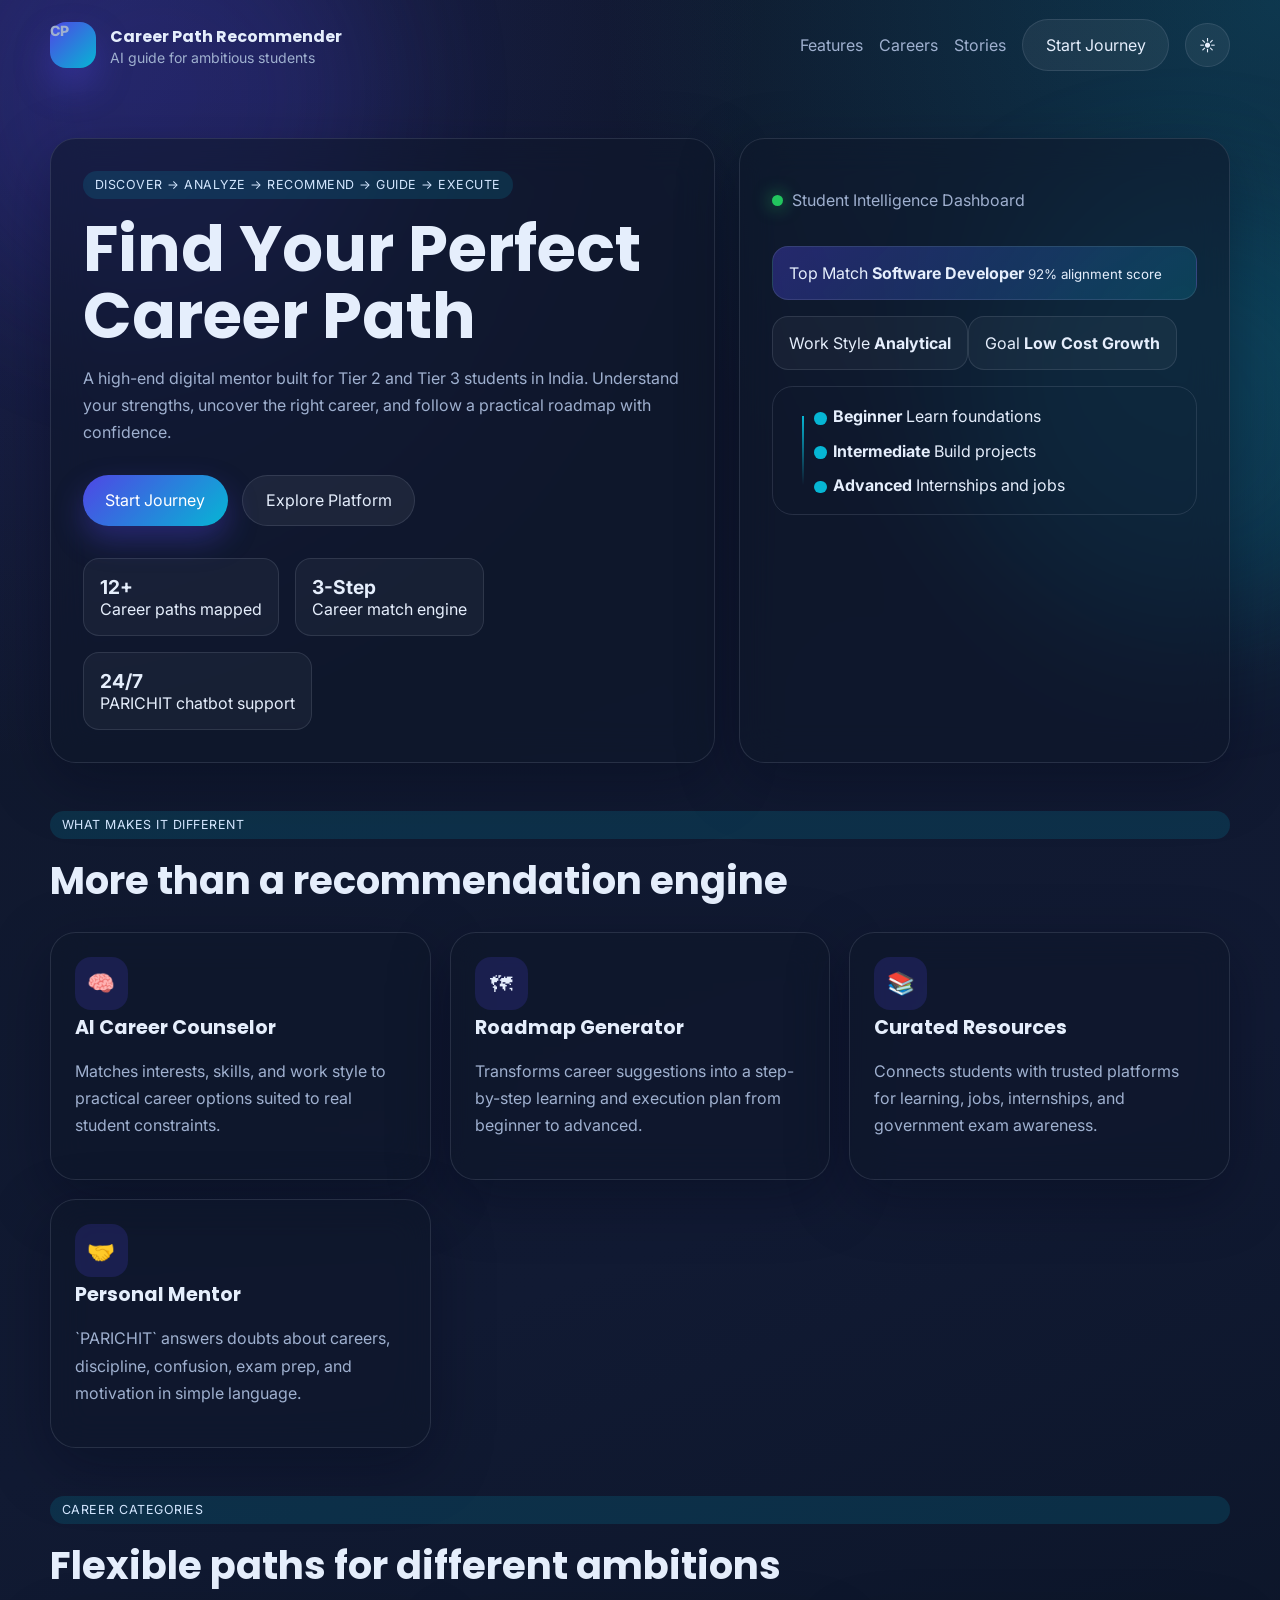
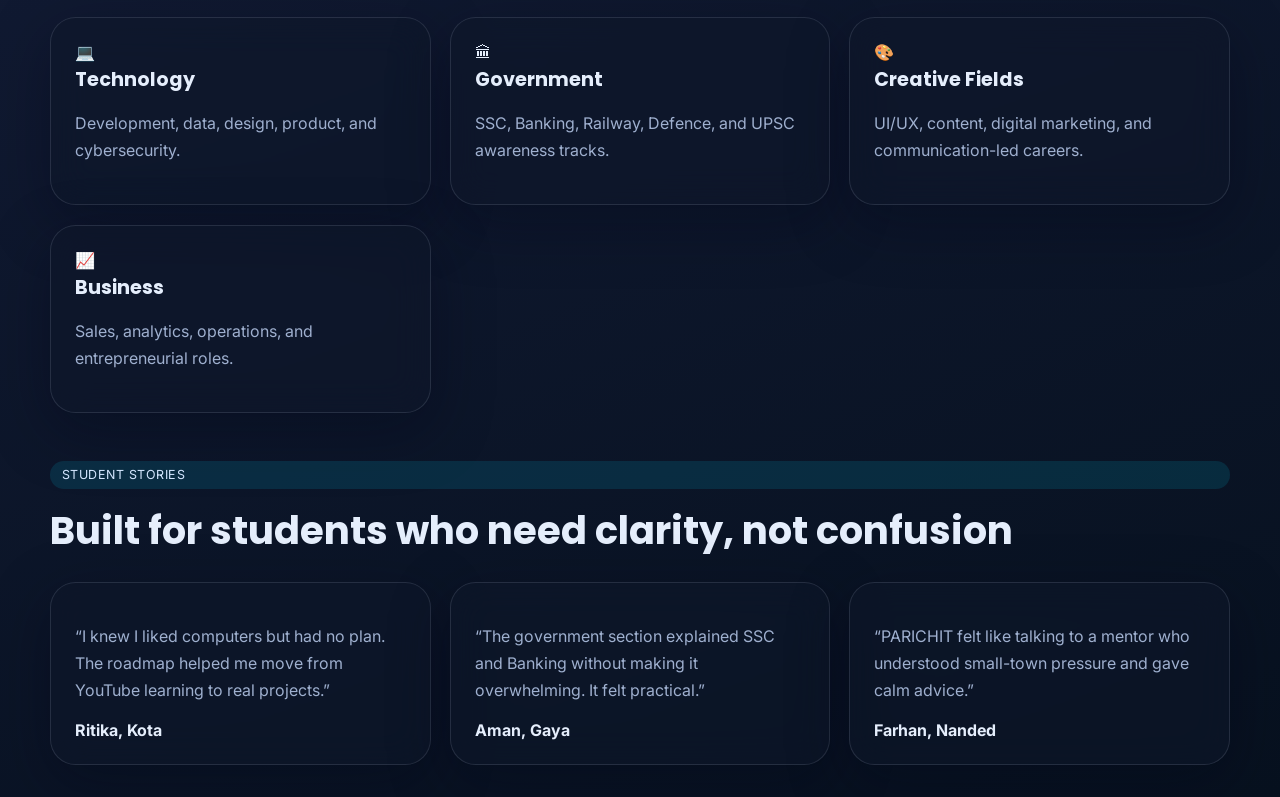
<file: index.html>
<!DOCTYPE html>
<html lang="en">
<head>
  <meta charset="UTF-8">
  <meta name="viewport" content="width=device-width, initial-scale=1.0">
  <title>Career Path Recommender for Tier 2/3 Students in India</title>
  <meta name="description" content="A futuristic AI-powered career guidance journey for students in Tier 2 and Tier 3 cities across India.">
  <link rel="preconnect" href="https://fonts.googleapis.com">
  <link rel="preconnect" href="https://fonts.gstatic.com" crossorigin>
  <link href="https://fonts.googleapis.com/css2?family=Inter:wght@400;500;600;700;800&family=Poppins:wght@500;600;700;800&display=swap" rel="stylesheet">
  <link rel="stylesheet" href="styles.css">
</head>
<body data-page="landing">
  <div class="aurora aurora-one"></div>
  <div class="aurora aurora-two"></div>
  <header class="topbar container">
    <a class="brand" href="index.html">
      <span class="brand-mark">CP</span>
      <div>
        <strong>Career Path Recommender</strong>
        <span>AI guide for ambitious students</span>
      </div>
    </a>
    <nav class="topnav">
      <a href="#features">Features</a>
      <a href="#categories">Careers</a>
      <a href="#stories">Stories</a>
      <a class="button ghost" href="form.html">Start Journey</a>
      <button class="theme-toggle" type="button" aria-label="Toggle dark mode">
        <span class="theme-icon">☾</span>
      </button>
    </nav>
  </header>

  <main>
    <section class="hero container reveal">
      <div class="hero-copy glass-card">
        <span class="eyebrow">Discover → Analyze → Recommend → Guide → Execute</span>
        <h1>Find Your Perfect Career Path</h1>
        <p>
          A high-end digital mentor built for Tier 2 and Tier 3 students in India. Understand your strengths,
          uncover the right career, and follow a practical roadmap with confidence.
        </p>
        <div class="hero-actions">
          <a class="button primary" href="form.html">Start Journey</a>
          <a class="button secondary" href="#features">Explore Platform</a>
        </div>
        <div class="hero-metrics">
          <div>
            <strong>12+</strong>
            <span>Career paths mapped</span>
          </div>
          <div>
            <strong>3-Step</strong>
            <span>Career match engine</span>
          </div>
          <div>
            <strong>24/7</strong>
            <span>PARICHIT chatbot support</span>
          </div>
        </div>
      </div>

      <div class="hero-panel glass-card">
        <div class="panel-header">
          <span class="status-dot"></span>
          <p>Student Intelligence Dashboard</p>
        </div>
        <div class="hero-stack">
          <div class="mini-card gradient-card">
            <span>Top Match</span>
            <strong>Software Developer</strong>
            <small>92% alignment score</small>
          </div>
          <div class="mini-grid">
            <div class="mini-card">
              <span>Work Style</span>
              <strong>Analytical</strong>
            </div>
            <div class="mini-card">
              <span>Goal</span>
              <strong>Low Cost Growth</strong>
            </div>
          </div>
          <div class="timeline-preview">
            <div class="timeline-line"></div>
            <div class="timeline-node">
              <strong>Beginner</strong>
              <span>Learn foundations</span>
            </div>
            <div class="timeline-node">
              <strong>Intermediate</strong>
              <span>Build projects</span>
            </div>
            <div class="timeline-node">
              <strong>Advanced</strong>
              <span>Internships and jobs</span>
            </div>
          </div>
        </div>
      </div>
    </section>

    <section id="features" class="section container reveal">
      <div class="section-heading">
        <span class="eyebrow">What makes it different</span>
        <h2>More than a recommendation engine</h2>
      </div>
      <div class="feature-grid">
        <article class="glass-card feature-card">
          <div class="feature-icon">🧠</div>
          <h3>AI Career Counselor</h3>
          <p>Matches interests, skills, and work style to practical career options suited to real student constraints.</p>
        </article>
        <article class="glass-card feature-card">
          <div class="feature-icon">🗺</div>
          <h3>Roadmap Generator</h3>
          <p>Transforms career suggestions into a step-by-step learning and execution plan from beginner to advanced.</p>
        </article>
        <article class="glass-card feature-card">
          <div class="feature-icon">📚</div>
          <h3>Curated Resources</h3>
          <p>Connects students with trusted platforms for learning, jobs, internships, and government exam awareness.</p>
        </article>
        <article class="glass-card feature-card">
          <div class="feature-icon">🤝</div>
          <h3>Personal Mentor</h3>
          <p>`PARICHIT` answers doubts about careers, discipline, confusion, exam prep, and motivation in simple language.</p>
        </article>
      </div>
    </section>

    <section id="categories" class="section container reveal">
      <div class="section-heading">
        <span class="eyebrow">Career categories</span>
        <h2>Flexible paths for different ambitions</h2>
      </div>
      <div class="category-grid">
        <div class="glass-card category-card">
          <span>💻</span>
          <h3>Technology</h3>
          <p>Development, data, design, product, and cybersecurity.</p>
        </div>
        <div class="glass-card category-card">
          <span>🏛</span>
          <h3>Government</h3>
          <p>SSC, Banking, Railway, Defence, and UPSC awareness tracks.</p>
        </div>
        <div class="glass-card category-card">
          <span>🎨</span>
          <h3>Creative Fields</h3>
          <p>UI/UX, content, digital marketing, and communication-led careers.</p>
        </div>
        <div class="glass-card category-card">
          <span>📈</span>
          <h3>Business</h3>
          <p>Sales, analytics, operations, and entrepreneurial roles.</p>
        </div>
      </div>
    </section>

    <section id="stories" class="section container reveal">
      <div class="section-heading">
        <span class="eyebrow">Student stories</span>
        <h2>Built for students who need clarity, not confusion</h2>
      </div>
      <div class="testimonial-grid">
        <article class="glass-card testimonial-card">
          <p>“I knew I liked computers but had no plan. The roadmap helped me move from YouTube learning to real projects.”</p>
          <strong>Ritika, Kota</strong>
        </article>
        <article class="glass-card testimonial-card">
          <p>“The government section explained SSC and Banking without making it overwhelming. It felt practical.”</p>
          <strong>Aman, Gaya</strong>
        </article>
        <article class="glass-card testimonial-card">
          <p>“PARICHIT felt like talking to a mentor who understood small-town pressure and gave calm advice.”</p>
          <strong>Farhan, Nanded</strong>
        </article>
      </div>
    </section>
  </main>

  <script src="data.js"></script>
  <script src="script.js"></script>
</body>
</html>
</file>
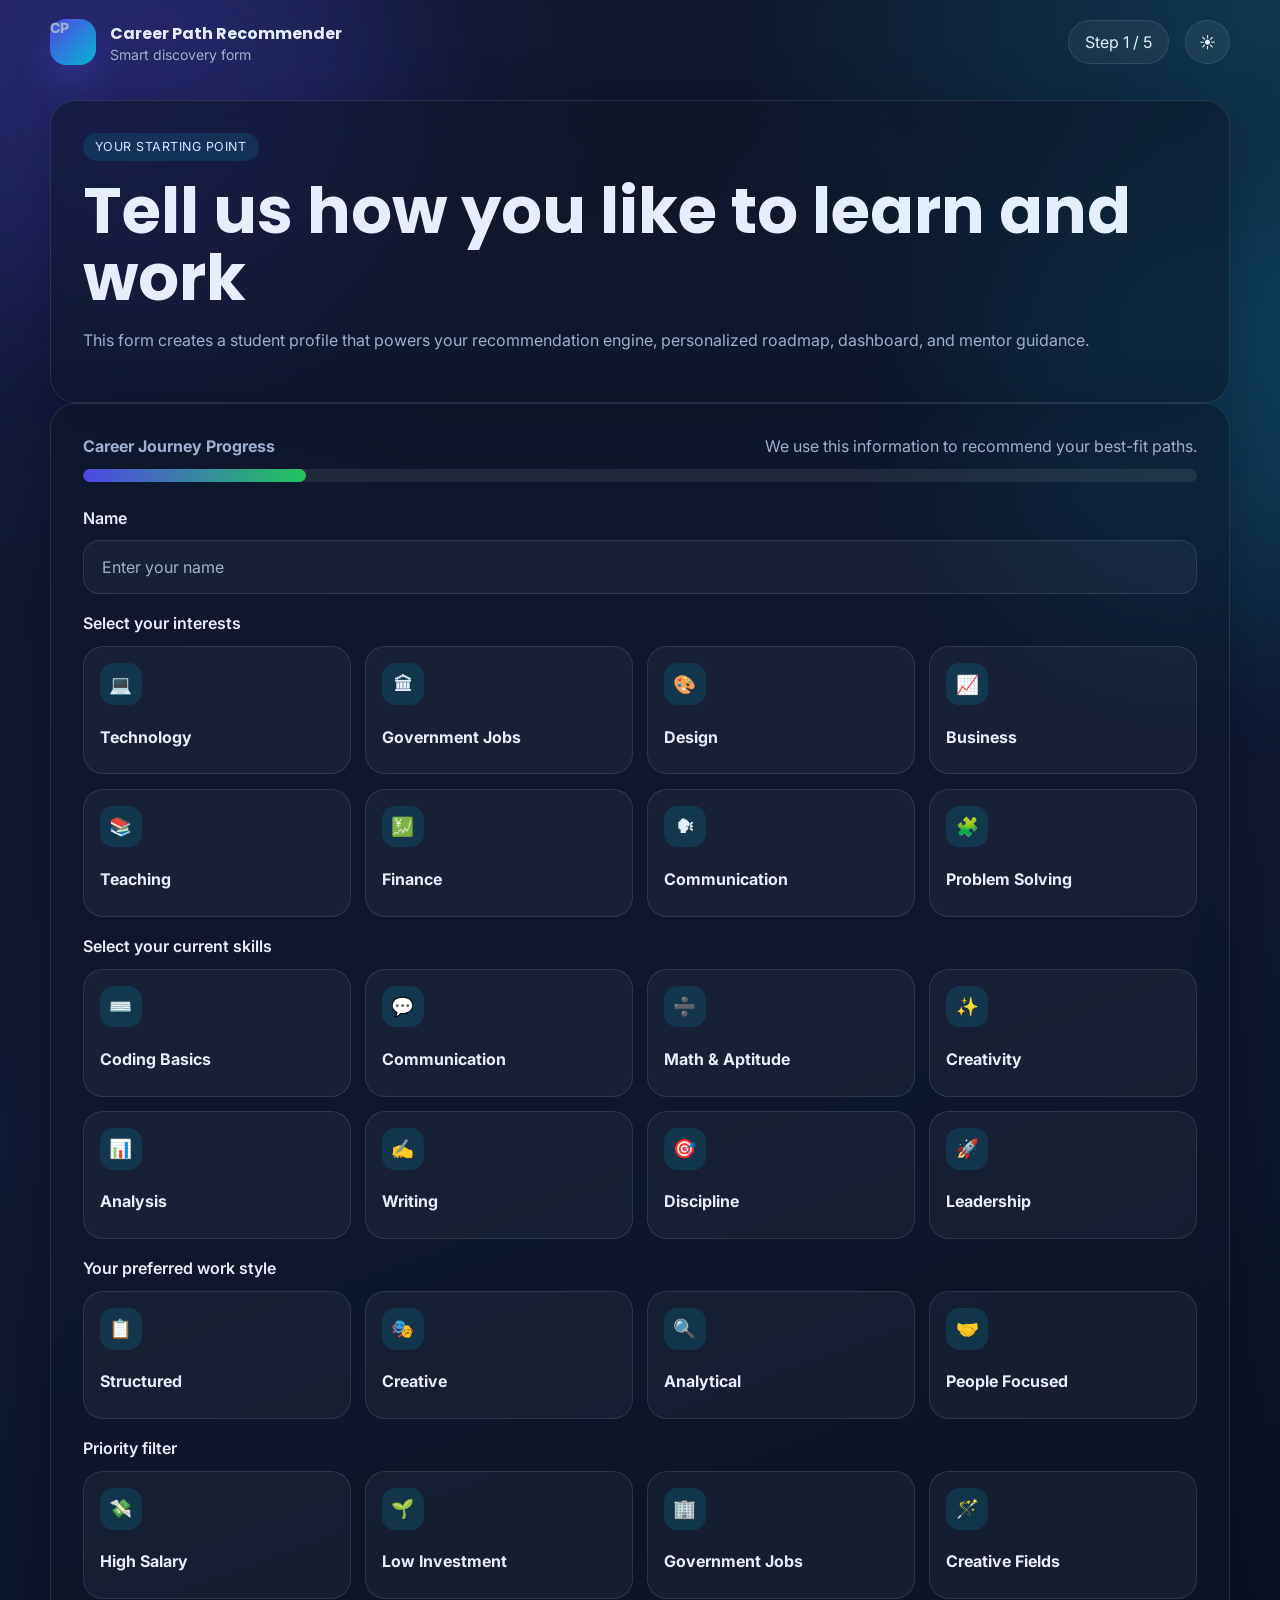
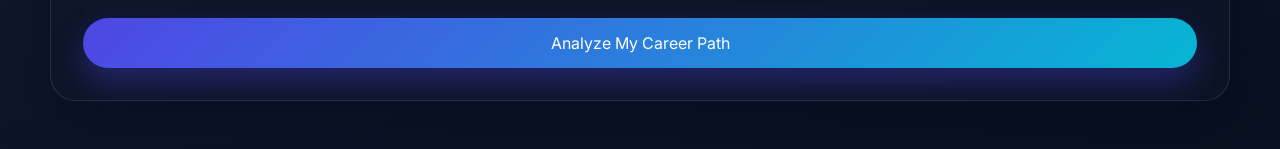
<file: form.html>
<!DOCTYPE html>
<html lang="en">
<head>
  <meta charset="UTF-8">
  <meta name="viewport" content="width=device-width, initial-scale=1.0">
  <title>Smart Form | Career Path Recommender</title>
  <link rel="preconnect" href="https://fonts.googleapis.com">
  <link rel="preconnect" href="https://fonts.gstatic.com" crossorigin>
  <link href="https://fonts.googleapis.com/css2?family=Inter:wght@400;500;600;700;800&family=Poppins:wght@500;600;700;800&display=swap" rel="stylesheet">
  <link rel="stylesheet" href="styles.css">
</head>
<body data-page="form">
  <div class="aurora aurora-one"></div>
  <div class="aurora aurora-two"></div>
  <header class="subpage-header container">
    <a class="brand" href="index.html">
      <span class="brand-mark">CP</span>
      <div>
        <strong>Career Path Recommender</strong>
        <span>Smart discovery form</span>
      </div>
    </a>
    <div class="header-actions">
      <div class="step-pill">Step 1 / 5</div>
      <button class="theme-toggle" type="button" aria-label="Toggle dark mode">
        <span class="theme-icon">☾</span>
      </button>
    </div>
  </header>

  <main class="container page-shell">
    <section class="glass-card page-intro reveal">
      <span class="eyebrow">Your starting point</span>
      <h1>Tell us how you like to learn and work</h1>
      <p>
        This form creates a student profile that powers your recommendation engine, personalized roadmap,
        dashboard, and mentor guidance.
      </p>
    </section>

    <section class="glass-card form-card reveal">
      <div class="progress-block">
        <div class="progress-copy">
          <strong>Career Journey Progress</strong>
          <span>We use this information to recommend your best-fit paths.</span>
        </div>
        <div class="progress-bar">
          <span style="width:20%"></span>
        </div>
      </div>

      <form id="career-form" class="career-form">
        <label class="field">
          <span>Name</span>
          <input type="text" name="name" placeholder="Enter your name" required>
        </label>

        <div class="field">
          <span>Select your interests</span>
          <div id="interests-options" class="choice-grid"></div>
        </div>

        <div class="field">
          <span>Select your current skills</span>
          <div id="skills-options" class="choice-grid"></div>
        </div>

        <div class="field">
          <span>Your preferred work style</span>
          <div id="workstyle-options" class="choice-grid compact"></div>
        </div>

        <div class="field">
          <span>Priority filter</span>
          <div id="filter-options" class="choice-grid compact"></div>
        </div>

        <button class="button primary wide" type="submit">Analyze My Career Path</button>
      </form>
    </section>
  </main>

  <script src="data.js"></script>
  <script src="script.js"></script>
</body>
</html>
</file>
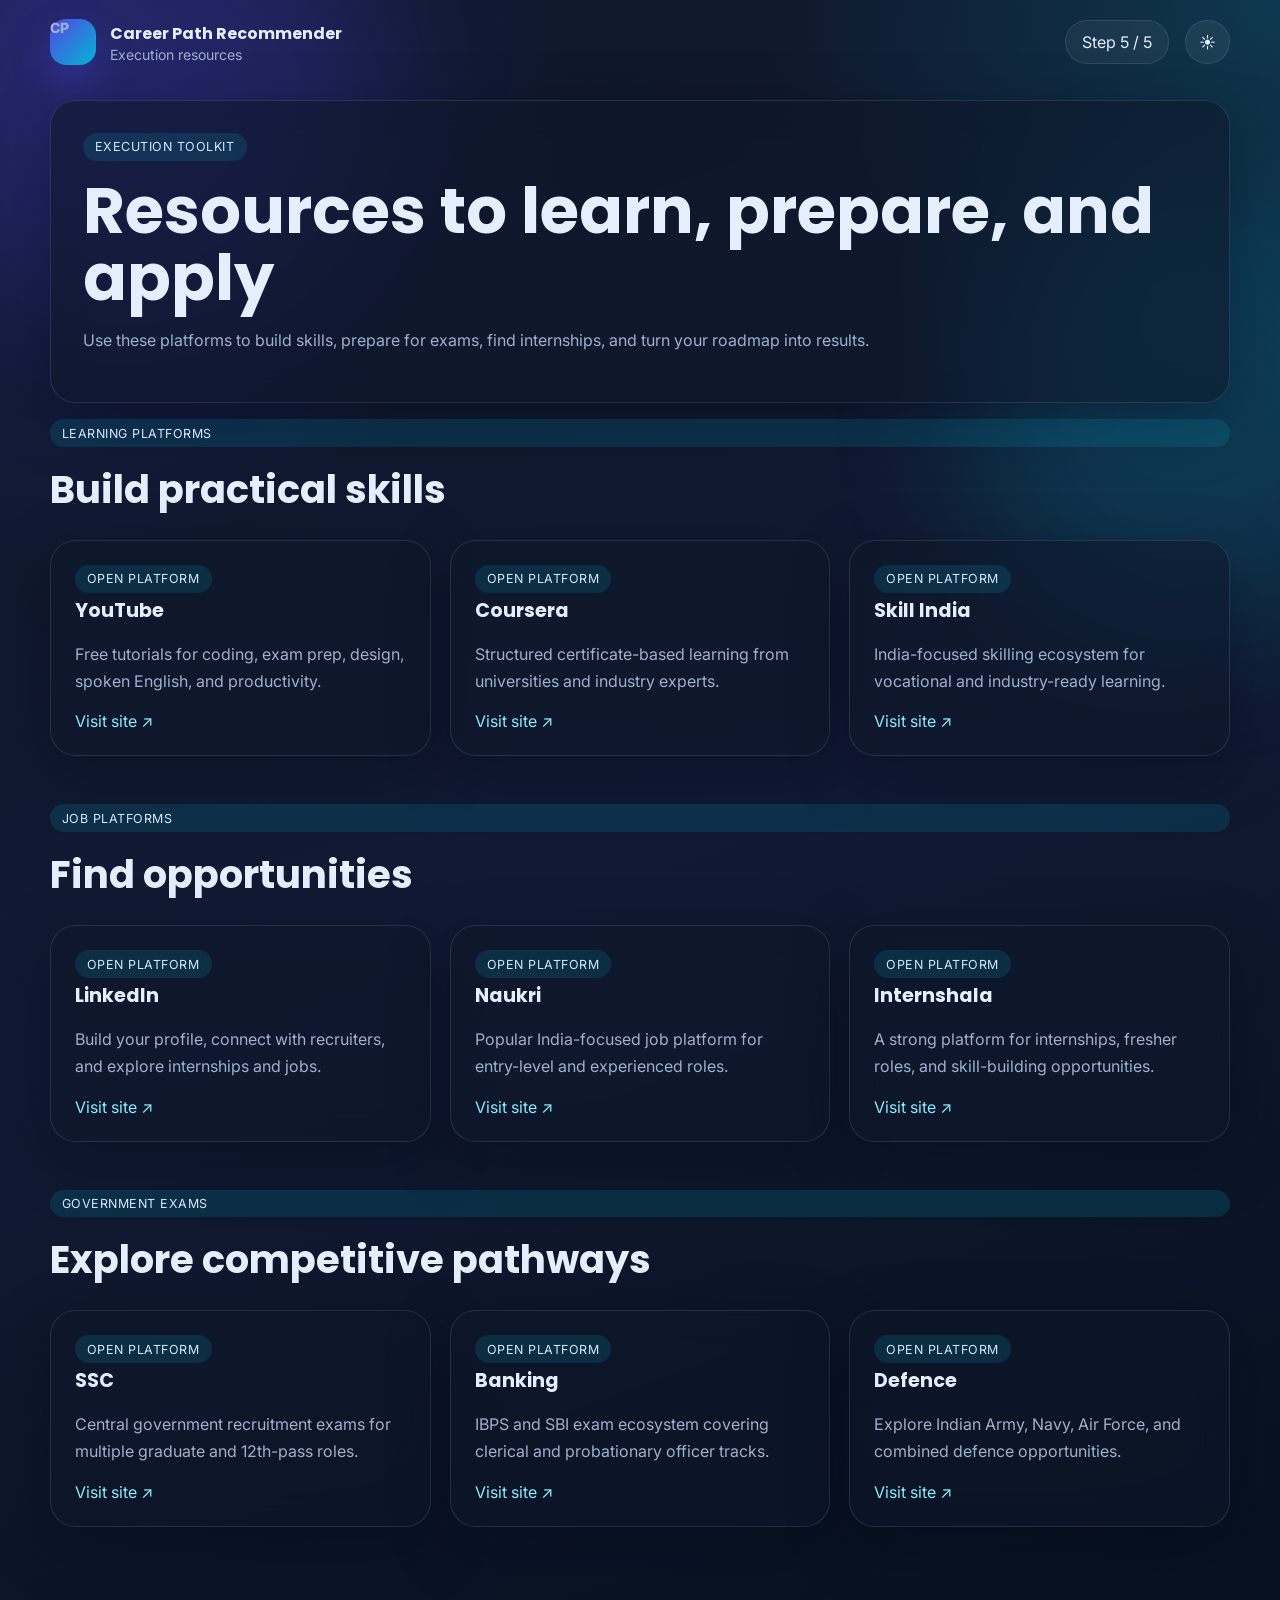
<file: resources.html>
<!DOCTYPE html>
<html lang="en">
<head>
  <meta charset="UTF-8">
  <meta name="viewport" content="width=device-width, initial-scale=1.0">
  <title>Resources | Career Path Recommender</title>
  <link rel="preconnect" href="https://fonts.googleapis.com">
  <link rel="preconnect" href="https://fonts.gstatic.com" crossorigin>
  <link href="https://fonts.googleapis.com/css2?family=Inter:wght@400;500;600;700;800&family=Poppins:wght@500;600;700;800&display=swap" rel="stylesheet">
  <link rel="stylesheet" href="styles.css">
</head>
<body data-page="resources">
  <div class="aurora aurora-one"></div>
  <div class="aurora aurora-two"></div>
  <header class="subpage-header container">
    <a class="brand" href="index.html">
      <span class="brand-mark">CP</span>
      <div>
        <strong>Career Path Recommender</strong>
        <span>Execution resources</span>
      </div>
    </a>
    <div class="header-actions">
      <div class="step-pill">Step 5 / 5</div>
      <button class="theme-toggle" type="button" aria-label="Toggle dark mode">
        <span class="theme-icon">☾</span>
      </button>
    </div>
  </header>

  <main class="container page-shell">
    <section class="glass-card page-intro reveal">
      <span class="eyebrow">Execution toolkit</span>
      <h1>Resources to learn, prepare, and apply</h1>
      <p>Use these platforms to build skills, prepare for exams, find internships, and turn your roadmap into results.</p>
    </section>

    <section class="resource-section reveal">
      <div class="section-heading">
        <span class="eyebrow">Learning platforms</span>
        <h2>Build practical skills</h2>
      </div>
      <div id="learning-resources" class="resource-grid"></div>
    </section>

    <section class="resource-section reveal">
      <div class="section-heading">
        <span class="eyebrow">Job platforms</span>
        <h2>Find opportunities</h2>
      </div>
      <div id="job-resources" class="resource-grid"></div>
    </section>

    <section class="resource-section reveal">
      <div class="section-heading">
        <span class="eyebrow">Government exams</span>
        <h2>Explore competitive pathways</h2>
      </div>
      <div id="government-resources" class="resource-grid"></div>
    </section>
  </main>

  <script src="data.js"></script>
  <script src="script.js"></script>
</body>
</html>
</file>
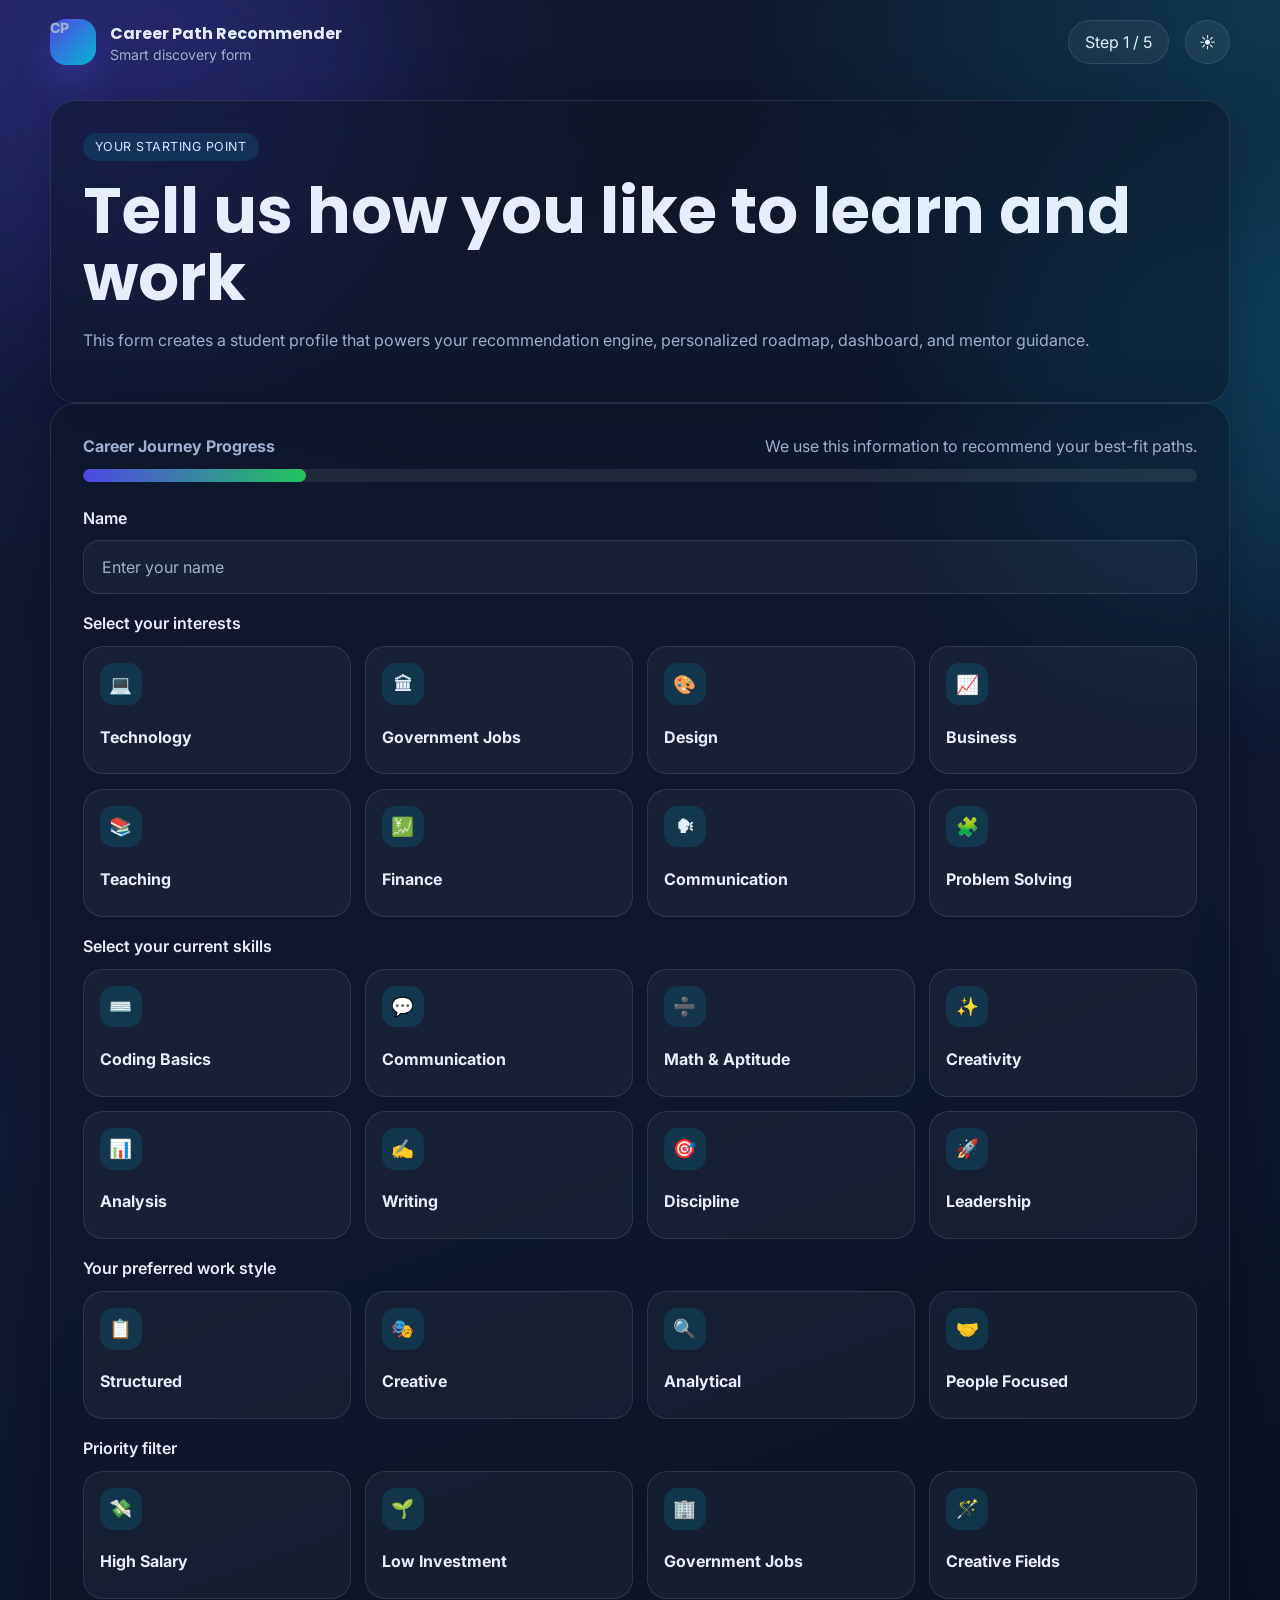
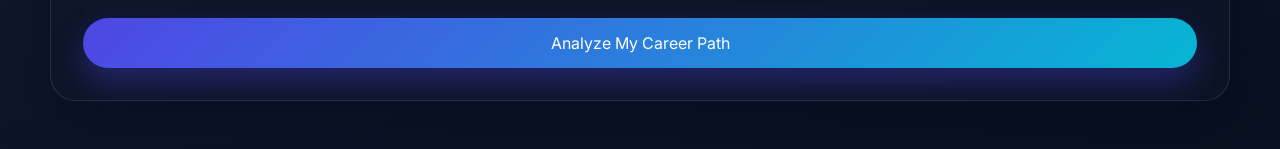
<file: results.html>
<!DOCTYPE html>
<html lang="en">
<head>
  <meta charset="UTF-8">
  <meta name="viewport" content="width=device-width, initial-scale=1.0">
  <title>Results | Career Path Recommender</title>
  <link rel="preconnect" href="https://fonts.googleapis.com">
  <link rel="preconnect" href="https://fonts.gstatic.com" crossorigin>
  <link href="https://fonts.googleapis.com/css2?family=Inter:wght@400;500;600;700;800&family=Poppins:wght@500;600;700;800&display=swap" rel="stylesheet">
  <link rel="stylesheet" href="styles.css">
</head>
<body data-page="results">
  <div class="aurora aurora-one"></div>
  <div class="aurora aurora-two"></div>
  <header class="subpage-header container">
    <a class="brand" href="index.html">
      <span class="brand-mark">CP</span>
      <div>
        <strong>Career Path Recommender</strong>
        <span>Recommendation dashboard</span>
      </div>
    </a>
    <div class="header-actions">
      <div class="step-pill">Step 3 / 5</div>
      <button class="theme-toggle" type="button" aria-label="Toggle dark mode">
        <span class="theme-icon">☾</span>
      </button>
    </div>
  </header>

  <main class="container page-shell">
    <section class="dashboard-grid">
      <article class="glass-card dashboard-profile reveal">
        <span class="eyebrow">Student dashboard</span>
        <h1 id="student-name">Career Match Overview</h1>
        <div id="student-summary" class="summary-stack"></div>
        <div class="progress-block">
          <div class="progress-copy">
            <strong>Journey completion</strong>
            <span>Recommendation stage complete.</span>
          </div>
          <div class="progress-bar">
            <span style="width:60%"></span>
          </div>
        </div>
      </article>

      <article class="glass-card filter-panel reveal">
        <span class="eyebrow">Career filters</span>
        <h2>Refine your outcomes</h2>
        <div id="result-filters" class="filter-chips"></div>
        <p class="subtle">Top 3 careers always stay meaningful using the scoring engine and fallback matching.</p>
      </article>
    </section>

    <section class="section reveal">
      <div class="section-heading">
        <span class="eyebrow">Top matches</span>
        <h2>Your best-fit career paths</h2>
      </div>
      <div id="results-grid" class="results-grid"></div>
    </section>

    <section class="insight-grid reveal">
      <article class="glass-card insight-card">
        <span class="eyebrow">Why this suits you</span>
        <div id="suitability-content"></div>
      </article>
      <article class="glass-card insight-card">
        <span class="eyebrow">Skills to improve</span>
        <div id="improvement-content"></div>
      </article>
    </section>

    <section id="government-section" class="glass-card government-panel reveal hidden">
      <span class="eyebrow">Government career awareness</span>
      <h2>Structured options to explore</h2>
      <div class="gov-grid">
        <div><strong>SSC</strong><span>Graduate level competitive exams for stable central roles.</span></div>
        <div><strong>Banking</strong><span>Clerk and PO pathways focused on aptitude, reasoning, and accuracy.</span></div>
        <div><strong>Railway</strong><span>Recruitment tracks with broad eligibility and regional accessibility.</span></div>
        <div><strong>UPSC</strong><span>Long-term preparation path for public service leadership awareness.</span></div>
      </div>
    </section>

    <section class="chat-layout reveal">
      <article class="glass-card chat-card">
        <div class="chat-head">
          <div>
            <span class="eyebrow">PARICHIT</span>
            <h2>Your personal mentor chatbot</h2>
          </div>
          <span class="status-live">Online</span>
        </div>
        <div id="chat-messages" class="chat-messages"></div>
        <form id="chat-form" class="chat-form">
          <input id="chat-input" type="text" placeholder="Ask about careers, coding, consistency, SSC, motivation..." required>
          <button class="button primary" type="submit">Ask</button>
        </form>
      </article>
    </section>
  </main>

  <script src="data.js"></script>
  <script src="script.js"></script>
</body>
</html>
</file>
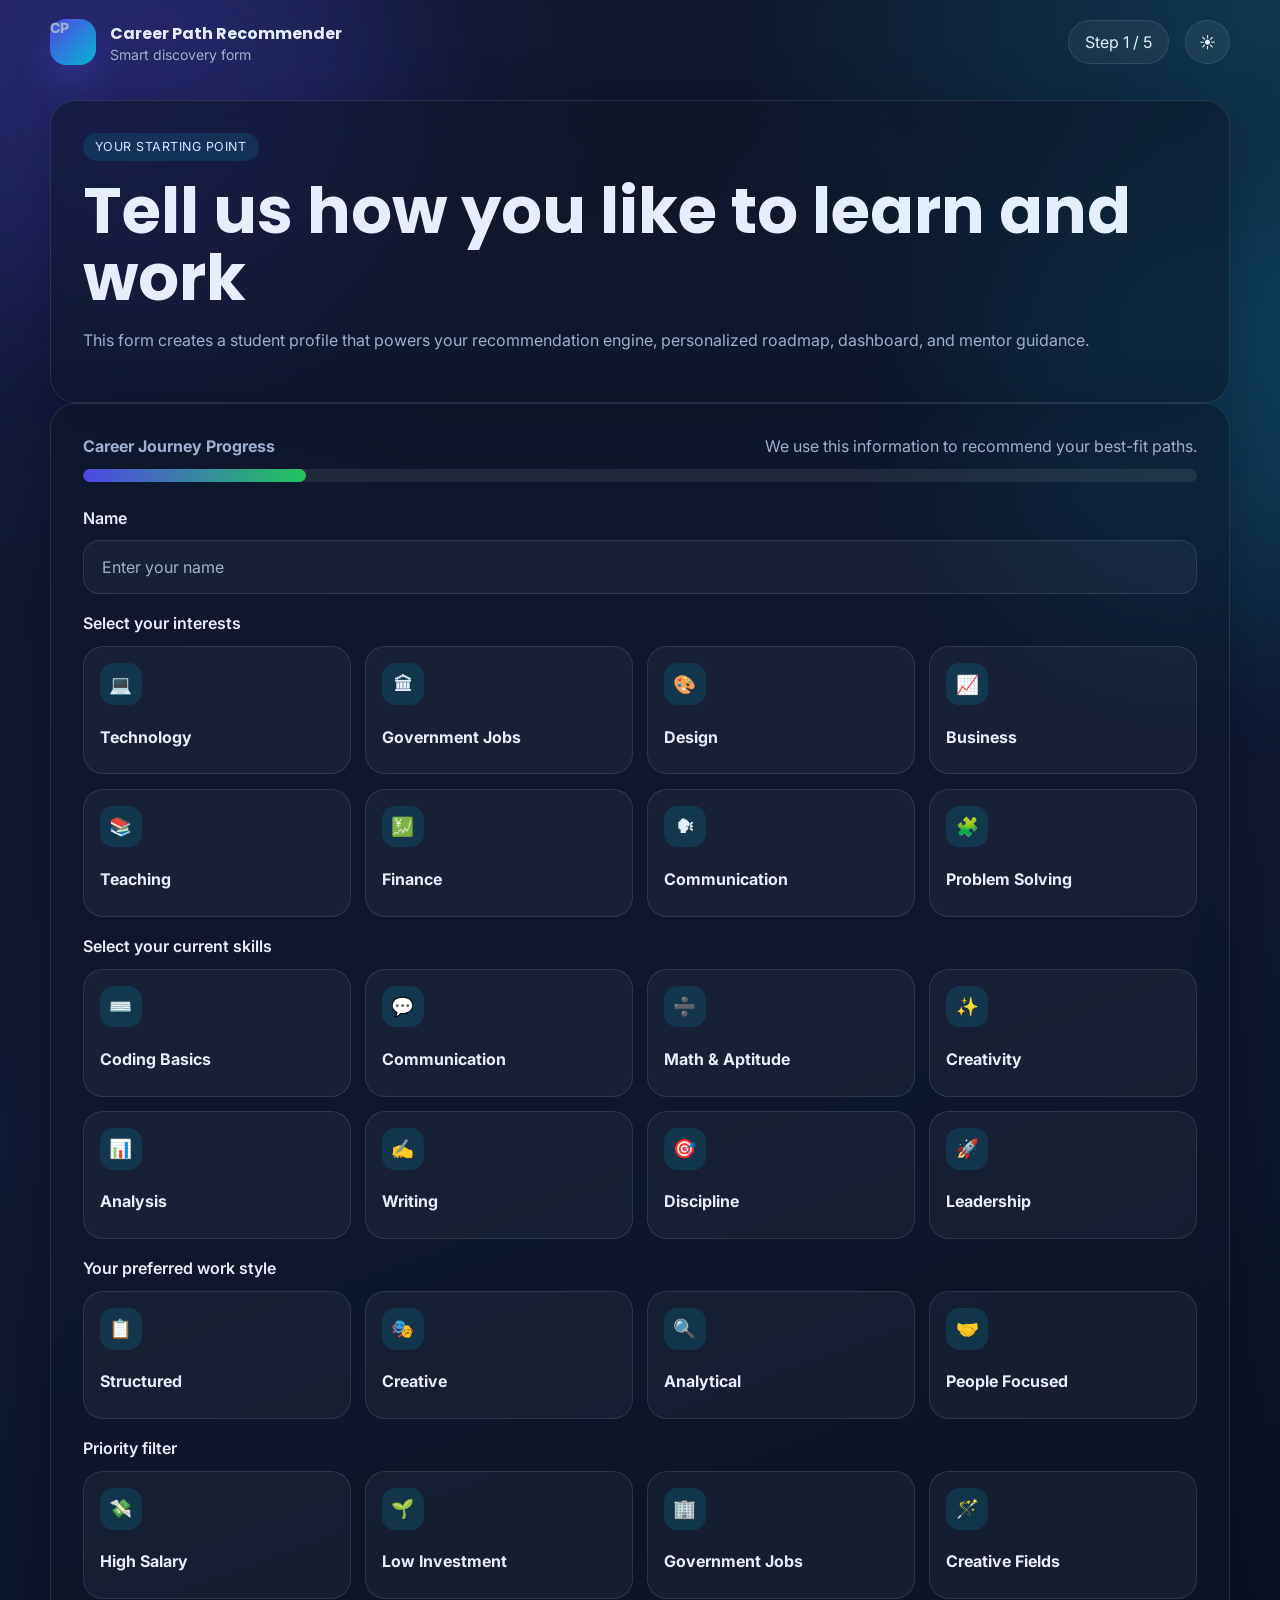
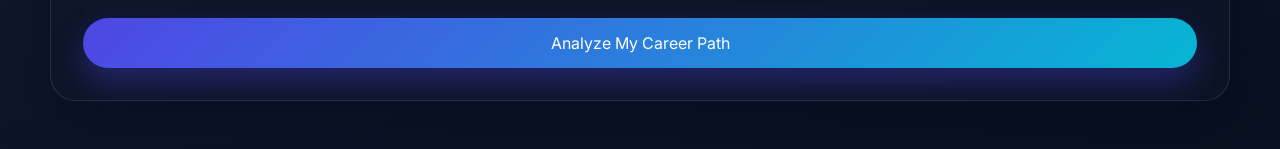
<file: roadmap.html>
<!DOCTYPE html>
<html lang="en">
<head>
  <meta charset="UTF-8">
  <meta name="viewport" content="width=device-width, initial-scale=1.0">
  <title>Career Roadmap | Career Path Recommender</title>
  <link rel="preconnect" href="https://fonts.googleapis.com">
  <link rel="preconnect" href="https://fonts.gstatic.com" crossorigin>
  <link href="https://fonts.googleapis.com/css2?family=Inter:wght@400;500;600;700;800&family=Poppins:wght@500;600;700;800&display=swap" rel="stylesheet">
  <link rel="stylesheet" href="styles.css">
</head>
<body data-page="roadmap">
  <div class="aurora aurora-one"></div>
  <div class="aurora aurora-two"></div>
  <header class="subpage-header container">
    <a class="brand" href="index.html">
      <span class="brand-mark">CP</span>
      <div>
        <strong>Career Path Recommender</strong>
        <span>Roadmap generator</span>
      </div>
    </a>
    <div class="header-actions">
      <div class="step-pill">Step 4 / 5</div>
      <button class="theme-toggle" type="button" aria-label="Toggle dark mode">
        <span class="theme-icon">☾</span>
      </button>
    </div>
  </header>

  <main class="container page-shell">
    <section class="glass-card page-intro reveal">
      <span class="eyebrow">Dynamic roadmap</span>
      <h1 id="roadmap-title">Your career roadmap</h1>
      <p id="roadmap-description"></p>
    </section>

    <section class="glass-card timeline-card reveal">
      <div class="timeline-header">
        <div>
          <span class="eyebrow">Timeline</span>
          <h2>Step-by-step growth path</h2>
        </div>
        <div id="roadmap-duration" class="duration-badge"></div>
      </div>
      <div id="roadmap-timeline" class="roadmap-timeline"></div>
    </section>

    <section class="glass-card reveal">
      <div class="cta-banner">
        <div>
          <span class="eyebrow">Next step</span>
          <h2>Move from planning to action</h2>
          <p>Explore curated learning and job platforms relevant to your chosen career path.</p>
        </div>
        <a class="button primary" href="resources.html">Explore Resources</a>
      </div>
    </section>
  </main>

  <script src="data.js"></script>
  <script src="script.js"></script>
</body>
</html>
</file>
<file: styles.css>
:root {
  --bg: #0f172a;
  --bg-soft: rgba(15, 23, 42, 0.72);
  --panel: rgba(15, 23, 42, 0.58);
  --panel-strong: rgba(15, 23, 42, 0.88);
  --text: #e5eefc;
  --muted: #9fb0cf;
  --line: rgba(148, 163, 184, 0.18);
  --primary: #4f46e5;
  --secondary: #06b6d4;
  --accent: #22c55e;
  --shadow: 0 18px 60px rgba(2, 6, 23, 0.34);
}

:root[data-theme="light"] {
  --bg: #ecf5ff;
  --bg-soft: rgba(255, 255, 255, 0.78);
  --panel: rgba(255, 255, 255, 0.74);
  --panel-strong: rgba(255, 255, 255, 0.92);
  --text: #14213d;
  --muted: #4f6287;
  --line: rgba(79, 70, 229, 0.1);
  --shadow: 0 16px 50px rgba(79, 70, 229, 0.12);
}

* {
  box-sizing: border-box;
}

html {
  scroll-behavior: smooth;
}

body {
  margin: 0;
  min-height: 100vh;
  font-family: "Inter", sans-serif;
  background:
    radial-gradient(circle at top left, rgba(79, 70, 229, 0.24), transparent 28%),
    radial-gradient(circle at top right, rgba(6, 182, 212, 0.2), transparent 25%),
    linear-gradient(160deg, var(--bg), #111a33 52%, #07111f 100%);
  color: var(--text);
  overflow-x: hidden;
}

a {
  color: inherit;
  text-decoration: none;
}

button,
input {
  font: inherit;
}

.container {
  width: min(1180px, calc(100% - 2rem));
  margin: 0 auto;
}

.aurora {
  position: fixed;
  width: 28rem;
  height: 28rem;
  border-radius: 50%;
  filter: blur(70px);
  opacity: 0.18;
  pointer-events: none;
  z-index: 0;
}

.aurora-one {
  top: -8rem;
  left: -4rem;
  background: #4f46e5;
}

.aurora-two {
  right: -8rem;
  top: 12rem;
  background: #06b6d4;
}

.topbar,
.subpage-header,
main {
  position: relative;
  z-index: 1;
}

.topbar,
.subpage-header {
  display: flex;
  align-items: center;
  justify-content: space-between;
  padding: 1.2rem 0;
}

.topnav,
.header-actions {
  display: flex;
  align-items: center;
  gap: 1rem;
}

.topnav a {
  color: var(--muted);
  transition: color 0.25s ease;
}

.topnav a:hover {
  color: var(--text);
}

.brand {
  display: inline-flex;
  align-items: center;
  gap: 0.9rem;
}

.brand strong,
h1,
h2,
h3 {
  font-family: "Poppins", sans-serif;
}

.brand span {
  display: block;
  color: var(--muted);
  font-size: 0.88rem;
}

.brand-mark {
  display: grid;
  place-items: center;
  width: 2.85rem;
  height: 2.85rem;
  border-radius: 1rem;
  background: linear-gradient(135deg, var(--primary), var(--secondary));
  color: white;
  font-weight: 800;
  box-shadow: 0 18px 35px rgba(79, 70, 229, 0.35);
}

.glass-card {
  background: var(--panel);
  border: 1px solid var(--line);
  backdrop-filter: blur(18px);
  box-shadow: var(--shadow);
  border-radius: 1.6rem;
}

.button {
  display: inline-flex;
  align-items: center;
  justify-content: center;
  gap: 0.5rem;
  border: 0;
  border-radius: 999px;
  padding: 0.92rem 1.4rem;
  cursor: pointer;
  transition: transform 0.25s ease, box-shadow 0.25s ease, background 0.25s ease;
}

.button:hover,
.choice-card:hover,
.resource-card:hover,
.result-card:hover,
.feature-card:hover,
.category-card:hover,
.testimonial-card:hover {
  transform: translateY(-4px);
}

.button.primary {
  background: linear-gradient(135deg, var(--primary), var(--secondary));
  color: white;
  box-shadow: 0 14px 30px rgba(79, 70, 229, 0.35);
}

.button.secondary,
.button.ghost {
  background: rgba(255, 255, 255, 0.06);
  border: 1px solid var(--line);
  color: var(--text);
}

.button.wide {
  width: 100%;
}

.theme-toggle {
  width: 2.8rem;
  height: 2.8rem;
  border-radius: 50%;
  border: 1px solid var(--line);
  background: rgba(255, 255, 255, 0.06);
  color: var(--text);
  cursor: pointer;
}

.hero {
  display: grid;
  grid-template-columns: 1.15fr 0.85fr;
  gap: 1.5rem;
  padding: 3rem 0 2rem;
}

.hero-copy,
.hero-panel,
.page-intro,
.form-card,
.dashboard-profile,
.filter-panel,
.timeline-card,
.chat-card {
  padding: 2rem;
}

.eyebrow {
  display: inline-flex;
  padding: 0.4rem 0.75rem;
  border-radius: 999px;
  font-size: 0.78rem;
  letter-spacing: 0.04em;
  text-transform: uppercase;
  color: #d4e7ff;
  background: rgba(6, 182, 212, 0.15);
}

:root[data-theme="light"] .eyebrow {
  color: #22456e;
}

h1 {
  font-size: clamp(2.5rem, 5vw, 4.8rem);
  line-height: 1.05;
  margin: 1rem 0;
}

h2 {
  font-size: clamp(1.65rem, 3vw, 2.6rem);
  margin: 0.5rem 0 0;
}

h3 {
  font-size: 1.2rem;
  margin: 0.2rem 0;
}

p {
  color: var(--muted);
  line-height: 1.7;
}

.hero-actions,
.hero-metrics,
.mini-grid,
.section-heading,
.progress-copy,
.timeline-header,
.chat-head {
  display: flex;
}

.hero-actions {
  gap: 0.9rem;
  margin-top: 1.75rem;
}

.hero-metrics {
  gap: 1rem;
  margin-top: 2rem;
  flex-wrap: wrap;
}

.hero-metrics div,
.summary-item,
.mini-card,
.gov-grid div {
  background: rgba(255, 255, 255, 0.04);
  border: 1px solid var(--line);
  border-radius: 1rem;
  padding: 1rem;
}

.hero-metrics strong,
.summary-item strong {
  display: block;
  font-size: 1.2rem;
  color: var(--text);
}

.panel-header,
.result-head,
.timeline-meta,
.resource-link {
  display: flex;
  align-items: center;
}

.panel-header {
  gap: 0.55rem;
  color: var(--muted);
  margin-bottom: 1rem;
}

.status-dot,
.status-live {
  display: inline-flex;
  align-items: center;
  gap: 0.45rem;
}

.status-dot {
  width: 0.7rem;
  height: 0.7rem;
  border-radius: 50%;
  background: var(--accent);
  box-shadow: 0 0 18px rgba(34, 197, 94, 0.85);
}

.hero-stack {
  display: grid;
  gap: 1rem;
}

.gradient-card {
  background: linear-gradient(135deg, rgba(79, 70, 229, 0.35), rgba(6, 182, 212, 0.18));
}

.timeline-preview {
  display: grid;
  gap: 0.9rem;
  padding: 1.2rem;
  border-radius: 1.3rem;
  border: 1px solid var(--line);
  position: relative;
}

.timeline-line {
  position: absolute;
  top: 1.8rem;
  bottom: 1.8rem;
  left: 1.85rem;
  width: 2px;
  background: linear-gradient(var(--secondary), transparent);
}

.timeline-node {
  position: relative;
  padding-left: 2.6rem;
}

.timeline-node::before {
  content: "";
  position: absolute;
  left: 1.4rem;
  top: 0.35rem;
  width: 0.8rem;
  height: 0.8rem;
  border-radius: 50%;
  background: var(--secondary);
}

.section,
.resource-section {
  padding: 1rem 0 2rem;
}

.section-heading {
  flex-direction: column;
  gap: 0.35rem;
  margin-bottom: 1.4rem;
}

.feature-grid,
.category-grid,
.testimonial-grid,
.results-grid,
.resource-grid,
.dashboard-grid,
.insight-grid,
.chat-layout {
  display: grid;
  gap: 1.2rem;
}

.feature-grid,
.category-grid,
.testimonial-grid,
.resource-grid {
  grid-template-columns: repeat(3, minmax(0, 1fr));
}

.feature-card,
.category-card,
.testimonial-card,
.resource-card {
  padding: 1.5rem;
}

.feature-icon,
.choice-icon,
.result-icon {
  display: grid;
  place-items: center;
}

.feature-icon,
.result-icon {
  width: 3.3rem;
  height: 3.3rem;
  border-radius: 1rem;
  background: rgba(79, 70, 229, 0.18);
  font-size: 1.4rem;
}

.page-shell {
  padding: 1rem 0 3rem;
}

.progress-block {
  margin-bottom: 1.6rem;
}

.progress-copy {
  justify-content: space-between;
  gap: 1rem;
  margin-bottom: 0.8rem;
  color: var(--muted);
}

.progress-bar {
  height: 0.8rem;
  border-radius: 999px;
  background: rgba(255, 255, 255, 0.08);
  overflow: hidden;
}

.progress-bar span {
  display: block;
  height: 100%;
  border-radius: inherit;
  background: linear-gradient(90deg, var(--primary), var(--accent));
}

.career-form,
.summary-stack,
.gov-grid {
  display: grid;
  gap: 1.2rem;
}

.field {
  display: grid;
  gap: 0.8rem;
}

.field span {
  font-weight: 600;
}

.field input[type="text"],
.chat-form input {
  border: 1px solid var(--line);
  background: rgba(255, 255, 255, 0.04);
  color: var(--text);
  padding: 1rem 1.1rem;
  border-radius: 1rem;
  outline: none;
}

.field input::placeholder,
.chat-form input::placeholder {
  color: var(--muted);
}

.choice-grid {
  display: grid;
  grid-template-columns: repeat(4, minmax(0, 1fr));
  gap: 0.9rem;
}

.choice-grid.compact {
  grid-template-columns: repeat(4, minmax(0, 1fr));
}

.choice-card {
  position: relative;
  display: block;
  cursor: pointer;
}

.choice-card input {
  position: absolute;
  opacity: 0;
  inset: 0;
}

.choice-content {
  display: grid;
  gap: 0.7rem;
  padding: 1rem;
  min-height: 8rem;
  border-radius: 1.25rem;
  border: 1px solid var(--line);
  background: rgba(255, 255, 255, 0.04);
  transition: border-color 0.25s ease, box-shadow 0.25s ease, transform 0.25s ease, background 0.25s ease;
}

.choice-card input:checked + .choice-content {
  border-color: rgba(34, 197, 94, 0.72);
  background: linear-gradient(180deg, rgba(34, 197, 94, 0.14), rgba(79, 70, 229, 0.14));
  box-shadow: 0 14px 35px rgba(34, 197, 94, 0.14);
}

.choice-icon {
  width: 2.6rem;
  height: 2.6rem;
  border-radius: 0.85rem;
  background: rgba(6, 182, 212, 0.15);
  font-size: 1.15rem;
}

.dashboard-grid {
  grid-template-columns: 1.1fr 0.9fr;
}

.filter-chips,
.tag-row {
  display: flex;
  flex-wrap: wrap;
  gap: 0.7rem;
}

.filter-chip,
.tag-row span,
.step-pill,
.score-ring,
.duration-badge {
  border-radius: 999px;
  border: 1px solid var(--line);
}

.filter-chip,
.step-pill,
.duration-badge {
  background: rgba(255, 255, 255, 0.05);
  color: var(--text);
  padding: 0.7rem 1rem;
}

.filter-chip.active {
  background: linear-gradient(135deg, rgba(79, 70, 229, 0.28), rgba(6, 182, 212, 0.18));
}

.results-grid {
  grid-template-columns: repeat(3, minmax(0, 1fr));
}

.result-card {
  padding: 1.5rem;
}

.result-head {
  justify-content: space-between;
  gap: 1rem;
  margin-bottom: 1rem;
}

.score-ring {
  display: grid;
  place-items: center;
  min-width: 4.2rem;
  height: 4.2rem;
  padding: 0.6rem;
  background: rgba(34, 197, 94, 0.12);
  color: #b3f0c3;
  font-weight: 800;
}

.tag-row span {
  padding: 0.45rem 0.8rem;
  background: rgba(255, 255, 255, 0.04);
  color: var(--muted);
  text-transform: capitalize;
}

.insight-grid {
  grid-template-columns: repeat(2, minmax(0, 1fr));
  margin-top: 1.5rem;
}

.insight-card,
.government-panel {
  padding: 1.7rem;
}

.gov-grid {
  grid-template-columns: repeat(2, minmax(0, 1fr));
  margin-top: 1rem;
}

.gov-grid strong,
.resource-card h3 {
  display: block;
  margin-bottom: 0.45rem;
}

.hidden {
  display: none;
}

.chat-card {
  margin-top: 1.5rem;
}

.chat-head {
  justify-content: space-between;
  gap: 1rem;
  align-items: flex-start;
}

.status-live {
  padding: 0.55rem 0.85rem;
  border-radius: 999px;
  background: rgba(34, 197, 94, 0.12);
  color: #b3f0c3;
}

.chat-messages {
  display: grid;
  gap: 0.85rem;
  margin: 1.3rem 0;
  max-height: 24rem;
  overflow: auto;
}

.chat-message {
  padding: 1rem 1.1rem;
  border-radius: 1.2rem;
  max-width: 80%;
}

.chat-message.bot {
  background: rgba(79, 70, 229, 0.16);
}

.chat-message.user {
  background: rgba(6, 182, 212, 0.14);
  margin-left: auto;
}

.chat-message strong {
  display: block;
  margin-bottom: 0.4rem;
}

.chat-form {
  display: grid;
  grid-template-columns: 1fr auto;
  gap: 0.8rem;
}

.timeline-card {
  margin-top: 1.4rem;
}

.timeline-header {
  align-items: center;
  justify-content: space-between;
  gap: 1rem;
  margin-bottom: 1rem;
}

.roadmap-timeline {
  display: grid;
  gap: 1rem;
}

.timeline-step {
  display: grid;
  grid-template-columns: auto 1fr;
  gap: 1rem;
  align-items: start;
}

.timeline-point {
  width: 3rem;
  height: 3rem;
  display: grid;
  place-items: center;
  border-radius: 50%;
  background: linear-gradient(135deg, var(--primary), var(--secondary));
  font-weight: 800;
}

.timeline-content {
  padding: 1.4rem;
}

.timeline-columns {
  display: grid;
  grid-template-columns: repeat(3, minmax(0, 1fr));
  gap: 1rem;
}

.clean-list {
  margin: 0.8rem 0 0;
  padding-left: 1rem;
  color: var(--muted);
}

.cta-banner {
  display: flex;
  align-items: center;
  justify-content: space-between;
  gap: 1rem;
  padding: 1.8rem;
}

.resource-card {
  display: block;
}

.resource-link {
  margin-top: 1rem;
  color: #8cecff;
}

.subtle {
  color: var(--muted);
}

.reveal {
  opacity: 0;
  transform: translateY(28px);
  transition: opacity 0.75s ease, transform 0.75s ease;
}

.reveal.visible {
  opacity: 1;
  transform: translateY(0);
}

@media (max-width: 980px) {
  .hero,
  .dashboard-grid,
  .insight-grid,
  .feature-grid,
  .category-grid,
  .testimonial-grid,
  .results-grid,
  .resource-grid,
  .timeline-columns,
  .choice-grid,
  .choice-grid.compact {
    grid-template-columns: repeat(2, minmax(0, 1fr));
  }

  .topbar,
  .subpage-header,
  .topnav {
    flex-wrap: wrap;
  }
}

@media (max-width: 680px) {
  .container {
    width: min(100% - 1rem, 100%);
  }

  .hero,
  .dashboard-grid,
  .insight-grid,
  .feature-grid,
  .category-grid,
  .testimonial-grid,
  .results-grid,
  .resource-grid,
  .timeline-columns,
  .choice-grid,
  .choice-grid.compact,
  .gov-grid {
    grid-template-columns: 1fr;
  }

  .topnav {
    gap: 0.7rem;
  }

  .hero-copy,
  .hero-panel,
  .page-intro,
  .form-card,
  .dashboard-profile,
  .filter-panel,
  .timeline-card,
  .chat-card,
  .insight-card,
  .government-panel {
    padding: 1.25rem;
  }

  .hero-actions,
  .chat-form,
  .cta-banner,
  .timeline-header,
  .progress-copy {
    flex-direction: column;
    align-items: stretch;
  }

  .chat-form {
    display: flex;
  }

  .chat-message {
    max-width: 100%;
  }
}
</file>
